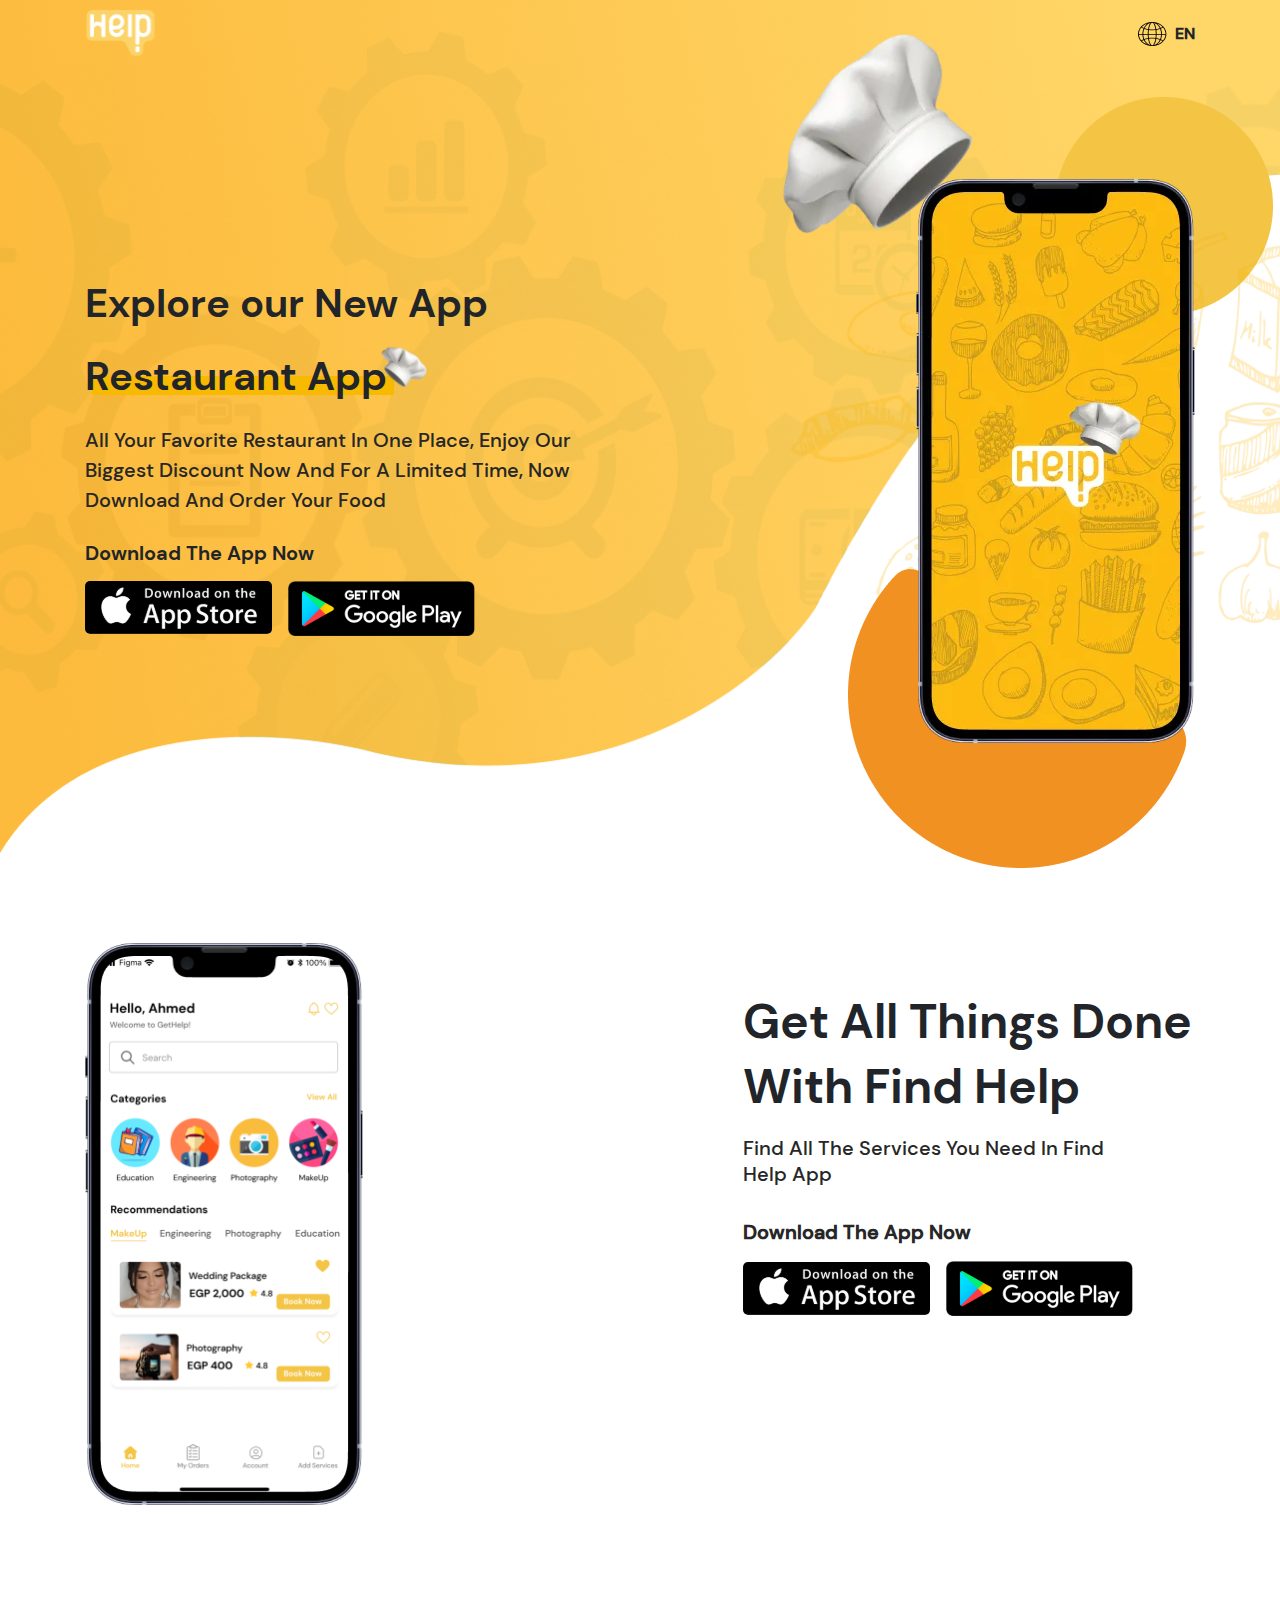
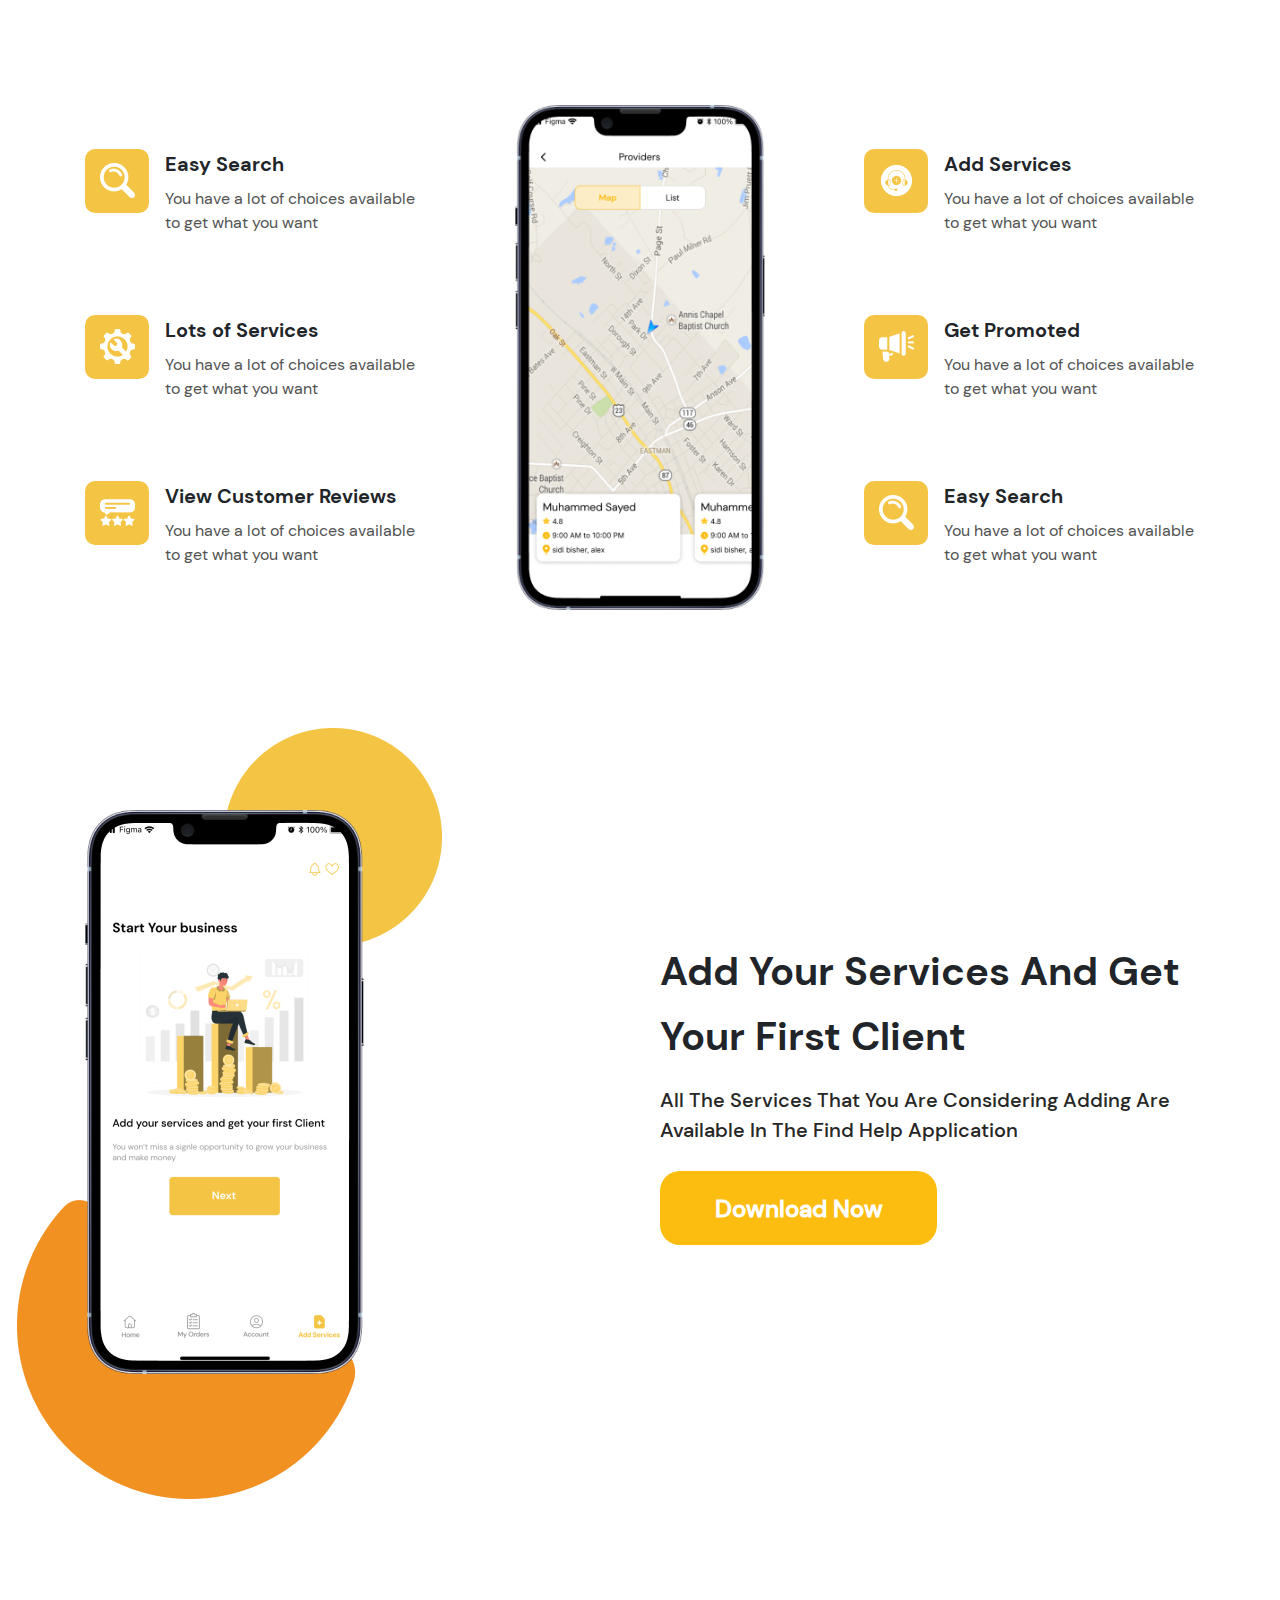
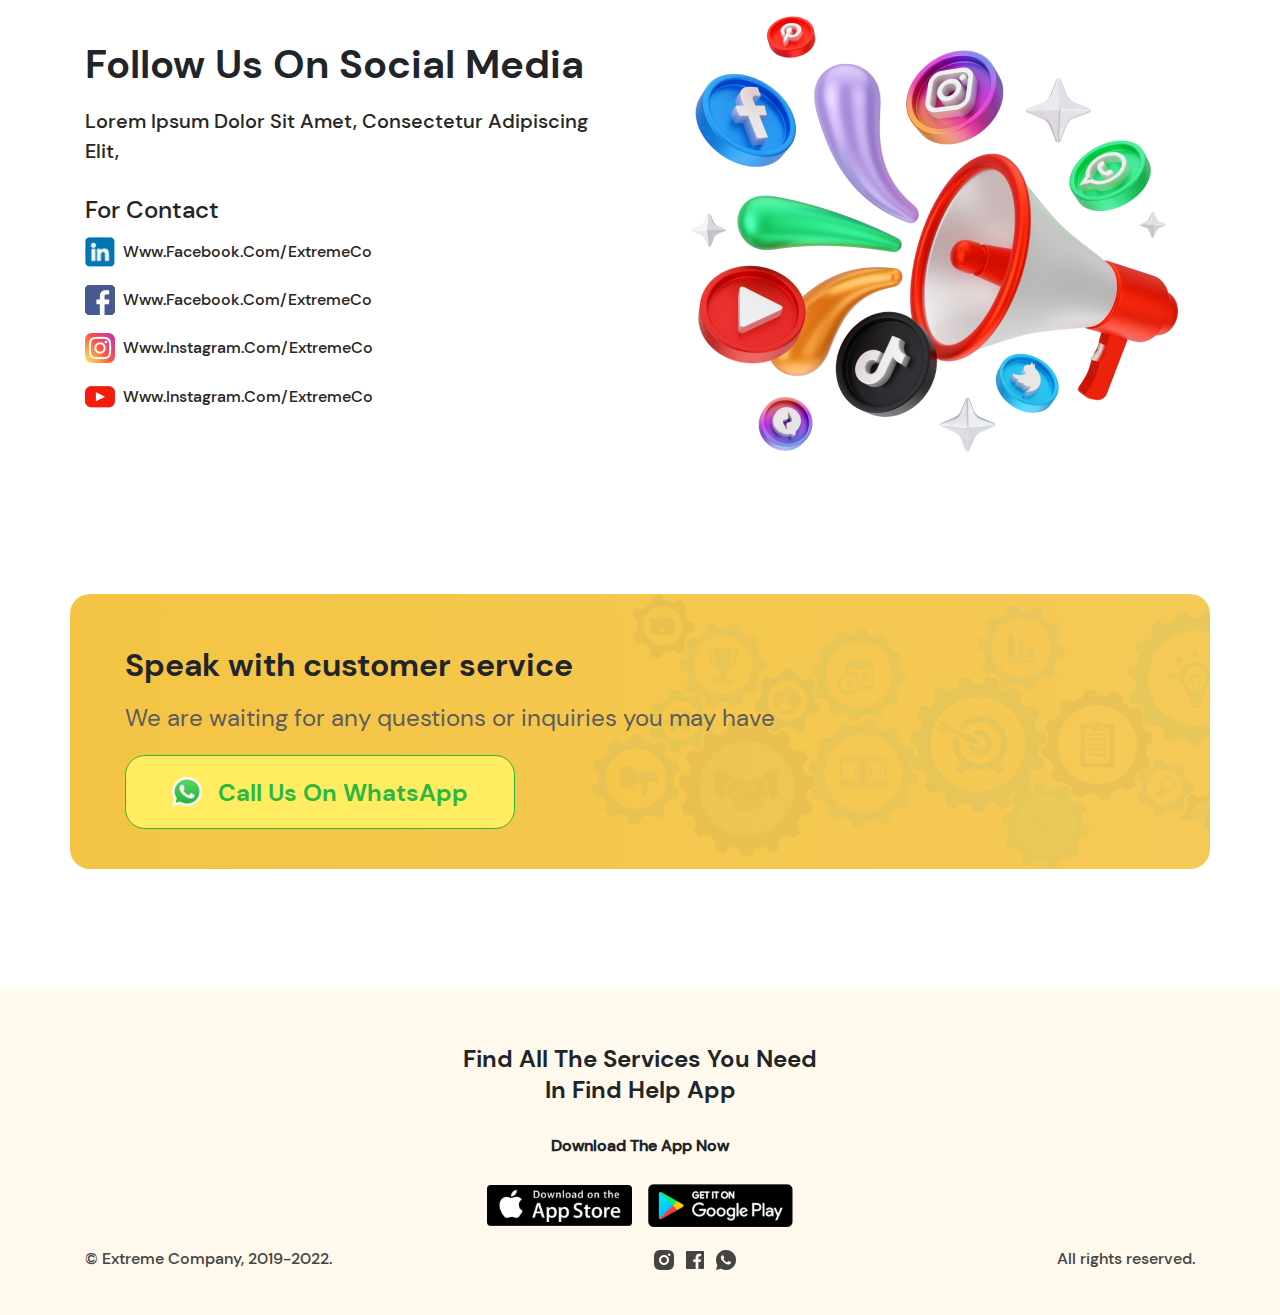
<file: index.html>
<!DOCTYPE html>
<html lang="en" dir="ltr">
  <head>
    <meta charset="UTF-8" />
    <meta http-equiv="X-UA-Compatible" content="IE=edge" />
    <link rel="icon" href="./image/logo.svg"/>
    <meta name="viewport" content="width=device-width, initial-scale=1.0" />
    <meta
      name="description"
      content="Pharmacy and mobile applcation for Pharmacy"
    />
    <meta name="keywords" content="Pharmacy,Technology,mobile,plication" />
    <title>find help</title>
    <link rel="stylesheet" href="css/bootstrap.css" />
    <link rel="stylesheet" href="css/style.css" />
  </head>
  <body>
    <nav
      class="container"
      style="display: flex; align-items: center; justify-content: space-between ;padding-top: 8px;"
    >
    <a href="#">  <img src="./image/logo.svg" alt="help" /></a>
      <div id="ch_lang" style="display: flex; gap: 8px; align-items: center">
        <img src="./image/lang.png" alt="lang" />
        <p>EN</p>
      </div>
    </nav>
    <div class="back_img">
      <img src="./image/yellow.png" class="yellow" alt="" />
      <img src="./image/setting_img.png" class="setting" alt="" />
    </div>
   


    <section class="container add add2">
     
      <div class="part2">
        <h2>Explore our New App</h2>
        <h2>Restaurant App </h2>
        <p>
          All your favorite restaurant in one place, Enjoy Our Biggest Discount Now and for a limited time, Now Download and order your Food
        </p>
<div>
  <h3>Download The App Now</h3>
  <ul>
    <li>
      <a href="https://apps.apple.com/app/id6451415009">
        <img src="./image/app.svg" alt="app_store">
      </a>
    </li>
    <li>
      <a href="https://play.google.com/store/apps/details?id=com.extreme.provider">
        <img src="./image/play.svg" alt="google_play">
      </a>
    </li>
  </ul>
</div>
      
      </div>
      <div class="part1">
        <img src="./image/phone2.webp" alt="iPhone" />
        <img class="cap" src="./image/cap.webp" alt="">
        <img class="backpohne" src="./image/backpohne.webp" alt="">
      </div>
    </section>
    <section class="about container">
     
      <div class="part2">
        <img src="./image/iPhone13.png" style="width: 100%" alt="" />
      </div>
      <div class="part1">
        <h1>Get All Things Done With Find Help</h1>
        <p>Find All The Services You Need In Find Help App</p>
        <div class="about_app">
          <p>Download The App Now</p>
          <div class="img_app">
            <a href="#"> <img src="./image/app.svg" alt="app_store" /></a>
            <a href="#">   <img src="./image/play.svg" alt="google_play" /></a>
           
          </div>
        </div>
      </div>
    </section>


    <section class="services container">
      <div class="services_item">
        <div class="item">
          <div class="img_item">
            <img src="./image/Search.png" alt="Search" />
          </div>
          <div class="about_item">
            <h2>Easy Search</h2>
            <p>You have a lot of choices available to get what you want</p>
          </div>
        </div>
        <div class="item">
          <div class="img_item">
            <img src="./image/repairing-service.png" alt="Search" />
          </div>
          <div class="about_item">
            <h2>Lots of Services</h2>
            <p>You have a lot of choices available to get what you want</p>
          </div>
        </div>
        <div class="item">
          <div class="img_item">
            <img src="./image/satisfaction.png" alt="Search" />
          </div>
          <div class="about_item">
            <h2>View Customer Reviews</h2>
            <p>You have a lot of choices available to get what you want</p>
          </div>
        </div>
      </div>
      <div class="img_services">
        <img src="./image/iPhone13app.png" alt="iPhone13app" />
      </div>
      <div class="services_item">
        <div class="item">
          <div class="img_item">
            <img src="./image/support.png" alt="Search" />
          </div>
          <div class="about_item">
            <h2>Add Services</h2>
            <p>You have a lot of choices available to get what you want</p>
          </div>
        </div>
        <div class="item">
          <div class="img_item">
            <img src="./image/megaphone.png" alt="Search" />
          </div>
          <div class="about_item">
            <h2>Get Promoted</h2>
            <p>You have a lot of choices available to get what you want</p>
          </div>
        </div>
        <div class="item">
          <div class="img_item">
            <img src="./image/Search.png" alt="Search" />
          </div>
          <div class="about_item">
            <h2>Easy Search</h2>
            <p>You have a lot of choices available to get what you want</p>
          </div>
        </div>
      </div>
    </section>
    <section class="container add">
      <div class="part1">
        <img src="./image/iPhoneadd.png" alt="iPhone" />
      </div>
      <div class="part2">
        <h2>Add Your Services And Get Your First Client</h2>
        <p>
          All the services that you are considering adding are available in the
          Find Help Application
        </p>

        <a href="#" class="btn_page">Download Now</a>
      </div>
    </section>
    <section class="extrem container">
      <div class="part1">
        <h2>Follow Us On Social Media</h2>
        <h3>
          Lorem ipsum dolor sit amet, consectetur adipiscing elit, 
        </h3>
        <div class="contact">
          <h4>For Contact</h4>
          <a href="" class="contact_info">
            <img src="./image/linkedin.png" alt="" />
            <p >www.facebook.com/ExtremeCo</p>
          </a>
          <a href="" class="contact_info">
            <img src="./image/facebook.png" alt="" />
            <p>www.facebook.com/ExtremeCo</p>
          </a>
          <a href="" class="contact_info">
            <img src="./image/instagram.png" alt="" />
            <p>www.instagram.com/ExtremeCo</p>
          </a>
          
          <a href="" class="contact_info">
            <img src="./image/youtube.png" alt="" />
            <p>www.instagram.com/ExtremeCo</p>
          </a>
        </div>
      </div>
      <div class="part2">
        <img src="./image/followUs.webp" alt="" />
      </div>
    </section>
<section class="speak container"> 
  <img src="./image/backSpeak.webp" class="back_speak" alt="back_speak">
  <div class="content">
    <h2>Speak with customer service</h2>
    <h3>We are waiting for any questions or inquiries you may have</h3>
    <a href="">
      <img src="./image/whatsapp.png" alt="WhatsApp">
      <p>Call Us On WhatsApp</p>
    </a>
  </div>

</section>
    <footer>
      <div class="container about_footer">
        <h2>Find All The Services You Need In Find Help App</h2>
        <h3>Download The App Now</h3>
        <div class="img_app">
          <a href="https://apps.apple.com/app/id6451415009"> <img src="./image/app.svg" alt="app_store" /></a>
          <a href="https://play.google.com/store/apps/details?id=com.extreme.provider">   <img src="./image/play.svg" alt="google_play" /></a>
        </div>
        <div></div>
      </div>
      <div class="container copy">
        <p>© Extreme Company, 2019-2022.</p>
        <div class="icon_scoial">
          <a href="#"> <img src="./image/insta.png" alt="insta" /></a>
          <a href="#">
            <img src="./image/face.png" alt="face" />
          </a>
          <a href="#"> <img src="./image/whats.png" alt="whats" /></a>
        </div>
        <p>All rights reserved.</p>
      </div>
    </footer>
    <script>
const btn_lang = document.getElementById("ch_lang");
function ch  (){
  window.document.dir === "rtl"?window.document.dir = "ltr":window.document.dir = "rtl";

}
btn_lang.addEventListener("click",ch)
    </script>
  </body>
</html>
</file>
<file: css/style.css>
@font-face {
  font-family: 'DM Sans';
  src: url("../fonts/DMSans-Bold.ttf");
  font-weight: 700;
  font-style: normal;
}
@font-face {
  font-family: 'DM Sans2';
  src: url('../fonts/DMSans-Medium.ttf');
  ont-weight: 500;
  font-style: normal;
}
@font-face {
  font-family: 'DM Sans3';
  src: url('../fonts/DMSans-Regular.ttf');
  ont-weight: 400;
  font-style: normal;
}
*{
  padding: 0;
  margin: 0;
  box-sizing: border-box;
  text-align: start ;
  font-family: 'DM Sans2';
}
h1,h2{
  font-family: 'DM Sans';
}
body {
  position: relative;
  overflow-x: hidden;
}
.setting,
.yellow {
  position: absolute;
  width: 100%;
  height: 855px;
  top: 0;
  left: 0;
  z-index: -1;
}
.setting {
  z-index: -2;
}
p {
  margin: 0;
}
nav {
}
nav p {
  font-weight: 700;
  font-size: 16px;
  line-height: 21px;
}
.about {
  display: flex;
  justify-content: space-between;

  gap: 50px;
}
.about .part1 {
  margin-top: 46px;
}
.about .part1 h1 {
  max-width: 452px;

  font-weight: 700;
  font-size: 48px;
  line-height: 65px;
}
.about .part1 p {
  max-width: 390px;

  font-weight: 500;
  font-size: 20px;
  line-height: 26px;

  color: #272727;
  margin: 16px 0px 32px;
}
.about .part1 .about_app {
}
.about .part1 .about_app p {
  font-weight: 700;
  font-size: 20px;
  line-height: 26px;
  margin-bottom: 16px;
}
.img_app {
  display: flex;
  align-items: center;
  justify-content: space-between;
  max-width: 390px;
  gap: 16px;
}
.img_app img {
  max-width: 187px;
  width: 100%;
}
.about .part2 {
}
.about .part2 img {
  max-width: 278px;
}
@media (max-width: 786px) {
  .about .part2 {
    display: none;
  }
  .setting,
  .yellow {
    height: 800px;
    object-fit: cover;
  }
}
.services {
  display: flex;
  justify-content: space-between;

  gap: 32px;
  align-items: center;
  margin: 200px auto;
}
.add2 {
 
  margin: 200px auto;
}
.add.add2 .part2 h2{
  position: relative;
}
.add.add2 .part2 h2:nth-of-type(2){
  width: fit-content;
}
.add.add2 .part2 h2:nth-of-type(2)::before {
  content: "";
  position: absolute;
  height: 19px;
  width: 100%;
  background-color: #f7ba00;
  z-index: -1;
  left: 7px;
  bottom: 14px;
}
.add.add2 .part2 h2:nth-of-type(2)::after {
  content: "";
  position: absolute;
  background-image: url('../image/cap2.svg');
  background-size: 68px;
  width: 61.003px;
  height: 63.208px;
  right: -42px;
  top: -12px;
}
html[dir='rtl'] .add.add2 .part2 h2:nth-of-type(2)::after {
  transform: rotateY(180deg);
  left: -42px;
  right: auto;

}
.add2 h3{
  font-size: 20px;
  font-family: 'DM Sans';
  margin-bottom: 16px;
}
.add2 ul{
 display: flex;
 align-items: flex-start;
 justify-content: flex-start;
 gap: 16px;
 list-style: none;
}
.add2 ul li{

 
}
.add2 ul li a{
 
 
}
.add2 ul li a img{
  width: 187px;
height: auto;
 
}
.services .services_item {
  display: flex;

  flex-direction: column;
  gap: 80px;
}
.services .services_item .item {
  display: flex;
  gap: 16px;
}
.services .services_item .item .img_item {
  background: #f4c444;
  border-radius: 10px;
  height: 64px;
  width: 64px;
  display: flex;
  align-items: center;

  justify-content: center;
}
.services .services_item .item .img_item img {
  max-width: 35px;
}
.services .services_item .item h2 {
  font-weight: 600;
  font-size: 20px;
  line-height: 30px;
}
.services .services_item .item p {
  max-width: 251px;
  font-weight: 400;
  font-size: 16px;
  line-height: 24px;
  font-family: 'DM Sans3';
  color: #535353;
}
.services .img_services {
  max-width: 250px;
}
.services .img_services img {
  max-width: 100%;
}
@media (max-width: 786px) {
  .services .img_services {
    display: none;
  }
  .services{
    margin: 80px auto;
  }
}
@media (max-width: 600px) {
  .services {
    flex-wrap: wrap;
    justify-content: center;
    gap: 46px;
  }
  .services .services_item .item p {
    max-width: 100%;
  }
  .services .services_item {
    gap: 46px;
  }
}
@media (max-width: 480px) {
  .services .services_item .item .img_item {
    height: 52px;
    min-width: 52px;
  }
  .add2 ul li a img{
    width: 100%;
  height: auto;
   
  }
}

/*extrem*/
.extrem {
  display: flex;
  align-items: center;
  justify-content: space-between;
  gap: 50px;
  margin-bottom: 100px;
}
.extrem .part1 {
}
.extrem .part1 h2 {
  font-weight: 700;
  font-size: 40px;
  line-height: 52px;
  margin-bottom: 16px;
}
.extrem .part1 h3 {
  max-width: 507px;

  font-weight: 500;
  font-size: 20px;
  line-height: 30px;
  text-transform: capitalize;
  color: #272727;
  margin-bottom: 28px;
}
.extrem .part1 .contact {
}
.extrem .part1 .contact h4 {
  font-weight: 500;
  font-size: 24px;
  line-height: 31px;
  margin-bottom: 12px;
}
.extrem .part1 .contact .contact_info {
  display: flex;
  align-items: center;
  gap: 8px;
  margin-bottom: 18px;
}
.extrem .part1 .contact .contact_info img {
  width: 30px;
}
.extrem .part1 .contact .contact_info p {
  font-weight: 500;
  font-size: 16px;
  line-height: 30px;

  text-transform: capitalize;

  color: #272727;
}
.extrem .part2 {
  position: relative;
}

.extrem .part2 img {
  max-width: 100%;
}
@media (max-width: 786px) {
  .extrem .part2 {
    display: none;
  }
}
/*footer */
footer {
  padding: 54px 0px 44px;
  background-color: hsla(44, 89%, 61%, 0.1);
  margin-top: 120px;
}
footer .about_footer {
  text-align: center;
  display: flex;
  align-items: center;
  justify-content: center;
  gap: 20px;
  flex-direction: column;
}
footer .about_footer h2 {
  max-width: 373px;

  font-weight: 500;
  font-size: 24px;
  line-height: 31px;
  text-align: center;
  margin-bottom: 10px;
}

footer .about_footer h3 {
  font-weight: 700;
  font-size: 16px;
  line-height: 21px;
}
footer .about_footer .img_app {
}
footer .copy {
  display: flex;
  align-items: center;
  justify-content: space-between;
  grid-area: 16px;
}
footer .copy p {
  font-weight: 500;
  font-size: 16px;
  line-height: 21px;
  /* identical to box height */

  color: #444444;
}
footer .copy .icon_scoial {
  display: flex;
  gap: 12px;
}
footer .img_app img {
  width: 100%;
}
footer .img_app a {
  max-width: 145px;
}
@media (max-width: 786px) {
  footer .copy {
    display: flex;
    flex-direction: column;
    justify-content: center;
    gap: 16px;
    margin-top: 18px;
  }
}
/*add*/
.add {
  display: flex;
  align-items: center;
  justify-content: space-between;
  gap: 40px;
  margin-bottom: 200px;
  margin-top: 120px;
}
.add .part1 {
  position: relative;
}
.add .part1 .cap{
  position: absolute;
  top: -180px;
  left: -180px;
  transform: rotate(13deg);
}
.add .part1 .backpohne{
  position: absolute;
  top: 50%;
  left: 50%;
  max-width: 190%;
  transform: translate(-50%,-50%);
  z-index: -1;
}
.add .part1::before {
  position: absolute;
  content: "";
  background-image: url(../image/Ellipse22.png);
  background-size: 218px;
  background-repeat: no-repeat;
  z-index: -1;
  top: -82px;
  right: -78px;
  width: 218px;
  height: 218px;
}
.add .part1::after {
  position: absolute;
  content: "";
  background-image: url(../image/Subtract.png);

  background-repeat: no-repeat;
  z-index: -1;
  bottom: -156px;
  left: -68px;
  width: 364px;
  height: 330px;
}
.add .part1 img {
}
.add .part2 {
}
.add .part2 h2 {
  max-width: 535px;
  font-weight: 700;
  font-size: 40px;
  line-height: 65px;
}
.add .part2 p {
  max-width: 535px;
  font-weight: 500;
  font-size: 20px;
  line-height: 30px;
  text-transform: capitalize;
  color: #272727;
  margin: 16px 0px 26px;
}
.btn_page {
  display: flex;
  align-items: center;
  justify-content: center;
  width: 277px;
  max-width: 100%;
  height: 74px;
  background: #fcbc10;
  border-radius: 20px;
  font-weight: 700;
  font-size: 24px;
  line-height: 31px;

  color: #ffffff;
  transition: 0.3s;
}
a.btn_page:hover{
  color: white;
  text-decoration: none;
  box-shadow: 0px 0px 13px #6c5005;
  transform: scale(0.9)
}
@media (max-width: 786px) {
  
  .add .part1 img {
    max-width: 100%;
  }
  .add .part1 {
    max-width: 170px;
  }
  .add {
    flex-wrap: wrap;
    justify-content: center;
    margin-bottom: 88px;
    margin-top: 20px;

  }
  .add .part1::before {
    background-size: 136px;
    top: -60px;
    right: 14px;
    right: -54px;
    width: 136px;
    height: 136px;
  }
  .add .part1::after {
    background-size: 195px;
    bottom: -94px;
    left: -36px;
    width: 195px;
    height: 195px;
  }
  .add .part1 .cap {
    z-index: -1;
    top: -100px;
    left: -108px;
}
}
@media (max-width: 450px){
  .about .part1 h1 {
   
    font-size: 36px;
  
}
.about .part1 h2 ,.add .part2 p ,.extrem .part1 h3{
 
  font-size: 16px;
 
}
.about .part1 .about_app p ,.services .services_item .item h2 {
 
  font-size: 18px;
 
}

.services .services_item .item p ,.extrem .part1 .contact .contact_info p,footer .about_footer h3,footer .copy p{
 
  font-size: 14px;
 
}
.add .part2 h2 ,.extrem .part1 h2 {
  line-height: 44px;
  font-size: 34px;
 
}
.add.add2 .part2 h2:nth-of-type(2)::before {
 
  bottom: 4px;
}
.add.add2 .part2 h2:nth-of-type(2)::after {
 
  top: -32px;
}

.btn_page {
 
  width: 240px;
  max-width: 100%;
  height: 62px;
 
  font-size: 18px;
 
}
footer .about_footer h2 {
 
  font-size: 22px;
  
 
}
}
/*start speak */ 
.speak{
 background: linear-gradient(90deg, #F4C444 0%, rgba(244, 196, 68, 0.9) 100%);
border-radius: 20px;
margin-bottom: 100px;
position: relative;
overflow: hidden;
}
.speak .back_speak{
position: absolute;
top: 0;
right: 0;
width: auto;
max-width: 100%;
height: 100%;
opacity: 0.14;
z-index: 1;
}
html[dir=rtl] .speak .back_speak{
  transform: rotateY(180deg);
  right: auto;
  left: 0;
  
  }
.speak .content{
 position: relative;
 z-index: 50;
  padding: 50px 40px 40px;
}
.speak .content h2{
  font-size: 32px;
  line-height: 42px;
margin-bottom: 16px;
}
.speak .content h3{
  font-size: 24px;
line-height: 31px;
margin-bottom: 22px;
color: #5C5C5C;
font-family: 'DM Sans3';
}
.speak .content a{
  background: #FFEC61;
border: 1px solid #2CB742;
border-radius: 20px;
padding: 20px 46px;
height: 74px;
display: flex;
align-items: center;
justify-content: center;
gap: 16px;
width: fit-content;
}
.speak .content a img{
  width: 30px;
  height: 30px;
}
.speak .content a p{
  font-size: 24px;
line-height: 31px;
margin: 0;
font-family: 'DM Sans';
color: #2CB742;
}
@media (max-width: 768px){
  .speak .content {
    padding: 30px 20px 20px;
}
.speak .content h2 {
  font-size: 26px;

  margin-bottom: 8px;
}
.speak .content h3 {
  font-size: 20px;
 
  margin-bottom: 16px;
 
}
.speak .content a {
 
  padding: 12px 20px;
  height: 56px;
  
}
.speak .content a p {
  font-size: 16px;
  
}
.speak .content a img {
  width: 24px;
  height: 24px;
}
.extrem ,.speak{

  margin-bottom: 50px;
}
footer {
 
  margin-top: 70px;
}
}
/*end speak */


/*=========================== stert Email ======================*/
.email{
  padding: 36px 16px 50px;
}
.box_one{
  width: 375px;
  background-color: white;
}
.box_one .box_img{
  position: relative;
  width: 343px;
height: 276px;
}
.box_one .box_img .frist_img{
  width: 100%;
  height: 100%;
}
.box_one .box_img .box_logo{
  position: absolute;
  top: 50%;
  left: 50%;
  transform: translate(-50% , -50%);
  z-index: 50;
  width: 200px;
height: 136px;
}
.box_one .content{
  padding: 22px 16px 34px;
  background-color: white;
  max-width: 310px;
  margin:-66px auto 42px;
  position: relative;
  box-shadow: 0px 4px 20px rgba(0, 0, 0, 0.1);
}
.email h1{
  font-size: 24px;
line-height: 40px;
text-align: center;
font-family: "DM Sans";
margin-bottom: 24px;
}
.box_one .content .person{
  width: 74px;
  height: 74px;
  border-radius: 50%;
 
  display: block;
  margin: 0px auto 6px;
}
.box_one .content h2{
  font-size: 18px;
font-family: "DM Sans";
line-height: 23px;
text-align: center;
margin-bottom: 30px;
}
.box_one .content .btn_page {
  height: 46px;
  width: 166px;
  border-radius: 5px;
  margin: auto;
  font-size: 16px;
  text-decoration: none;
}

.email .box_end{
  background: #F7F7F7;
  padding: 10px 44px;
}
.email .box_end p{
  font-size: 16px;
line-height: 25px;
text-align: center;
margin-bottom: 10px;
}
.email  .store{
  display: flex;
  gap: 10px;
  margin-bottom: 12px;
  justify-content: center;
}
.email  .store a{
  height: 30px;
flex: 1;
max-width: 100px;
}
.email  .store a img{
  width: 100%;
  height: 100%;
}
.email .box_end .links_social{
  display: flex;
  gap: 14px;
  justify-content: center;
}
.box_one .content .information{
  display: flex;
  align-items: center;
  gap: 12px;
  margin-top: 30px;
  padding-bottom: 16px;
  border-bottom: 1px solid #EFEFEF;
}
.box_one .content .information .person2{
  width: 42px;
  height: 42px;
  border-radius: 50%;
}
.box_one .content .information .name_phone h3{
  font-size: 16px;
line-height: 21px;
font-family: "DM Sans";
margin-bottom: 4px;
}
.box_one .content .information .name_phone p{
  font-size: 14px;
line-height: 18px;
text-decoration-line: underline;
font-family: "DM Sans";

}
.box_one .clientData h4{
 
  font-size: 18px;
  line-height: 23px;
font-family: "DM Sans";
margin-bottom:10px;

}
.box_one .clientData h5{
  font-size: 16px;
  line-height: 21px;
  margin-bottom: 22px;
}
.box_one .clientData ul{
  display: flex;
  flex-direction: column;
  gap: 16px;
  padding: 0;
}
.box_one .clientData ul li{
  display: flex;
  align-items: center;
  gap: 12px;
  
}
.box_one .clientData ul li img{
  height: 20px;
  width: 20px;
}
.box_one .clientData ul li p{
  font-size: 14px;
font-family: "DM Sans";

line-height: 18px;
}
.email .message{
  font-size: 16px;
line-height: 30px;
margin-bottom: 24px;
}
/*=========================== end Email ======================*/
</file>
